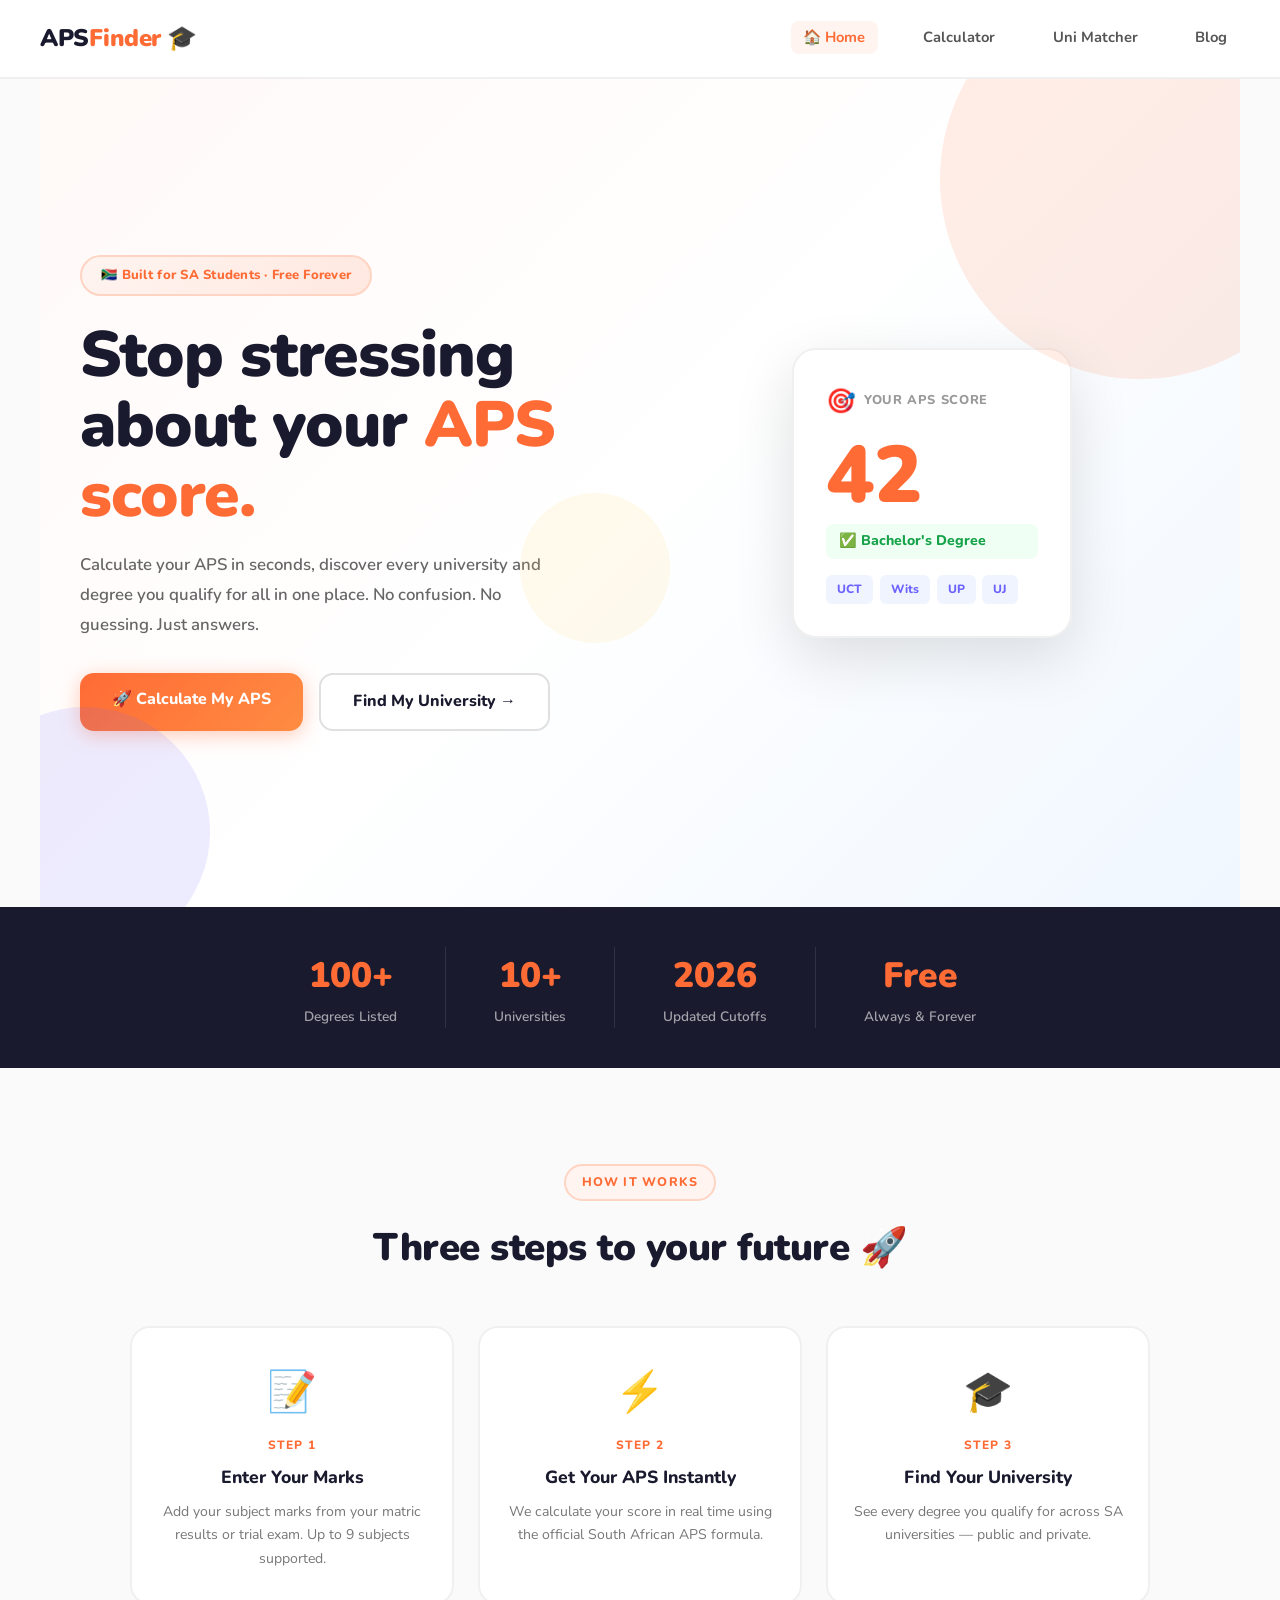
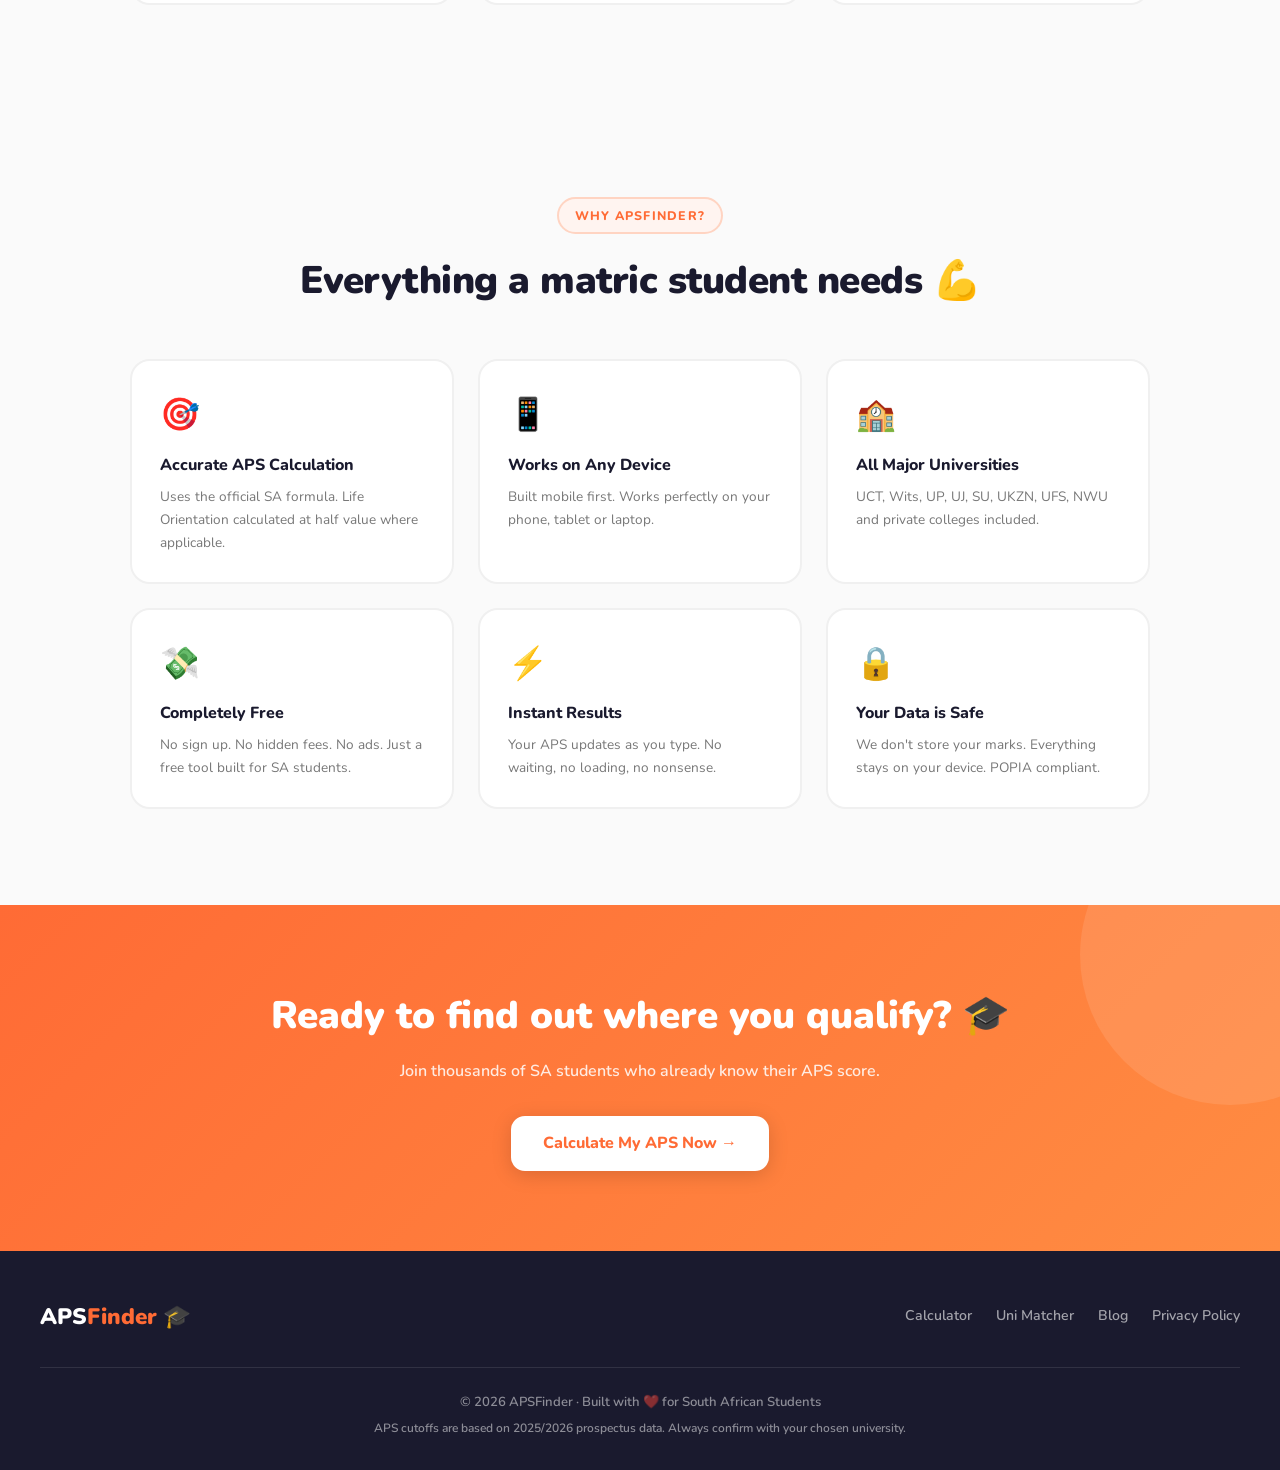
<file: index.html>
<!DOCTYPE html>
<html lang="en">
<head>
  <meta charset="UTF-8" />
  <meta name="viewport" content="width=device-width, initial-scale=1.0"/>
  <meta name="description" content="Calculate your APS score and find universities in South Africa that match your results."/>
  <meta name="google-site-verification" content="UjbfYIfhMm_OL0si_l6vn4OMW6CvPbf7aIevfxui6JY" />
  <link rel="icon" href="favicon.svg"/>
  <title>APS Calculator South Africa 2026 | APSFinder</title>
  <link rel="stylesheet" href="css/style.css"/>
  <link href="https://fonts.googleapis.com/css2?family=Nunito:wght@400;600;700;800;900&display=swap" rel="stylesheet"/>
  
</head>
<body>

  <!-- NAVBAR -->
  <nav class="navbar">
  <a href="index.html" class="logo">APS<span>Finder</span> 🎓</a>
  <ul class="nav-links">
    <li><a href="index.html" class="nav-active">🏠 Home</a></li>
    <li><a href="calculator.html">Calculator</a></li>
    <li><a href="matcher.html">Uni Matcher</a></li>
    <li><a href="#">Blog</a></li>
  </ul>
</nav>

  <!-- HERO -->
  <section class="hero">
    <div class="hero-shapes">
      <div class="shape shape-1"></div>
      <div class="shape shape-2"></div>
      <div class="shape shape-3"></div>
    </div>
    <div class="hero-content">
      <div class="hero-badge">🇿🇦 Built for SA Students · Free Forever</div>
      <h1>Stop stressing<br/>about your <span class="highlight">APS score.</span></h1>
      <p class="hero-sub">
        Calculate your APS in seconds, discover every university and degree 
        you qualify for  all in one place. No confusion. No guessing. Just answers.
      </p>
      <div class="hero-buttons">
        <a href="calculator.html" class="btn-main">🚀 Calculate My APS</a>
        <a href="matcher.html" class="btn-ghost">Find My University →</a>
      </div>
    </div>
    <div class="hero-card-float">
      <div class="float-card">
        <div class="float-card-top">
          <span class="float-emoji">🎯</span>
          <span class="float-label">Your APS Score</span>
        </div>
        <div class="float-score">42</div>
        <div class="float-result">✅ Bachelor's Degree</div>
        <div class="float-unis">
          <span>UCT</span><span>Wits</span><span>UP</span><span>UJ</span>
        </div>
      </div>
    </div>
  </section>

  <!-- STATS -->
  <section class="stats-bar">
    <div class="stat-item">
      <h3>100+</h3>
      <p>Degrees Listed</p>
    </div>
    <div class="stat-item">
      <h3>10+</h3>
      <p>Universities</p>
    </div>
    <div class="stat-item">
      <h3>2026</h3>
      <p>Updated Cutoffs</p>
    </div>
    <div class="stat-item">
      <h3>Free</h3>
      <p>Always & Forever</p>
    </div>
  </section>

  <!-- HOW IT WORKS -->
  <section class="how-section">
    <div class="section-tag">How It Works</div>
    <h2>Three steps to your future 🚀</h2>
    <div class="steps-grid">
      <div class="step-card">
        <div class="step-icon">📝</div>
        <div class="step-num">Step 1</div>
        <h3>Enter Your Marks</h3>
        <p>Add your subject marks from your matric results or trial exam. Up to 9 subjects supported.</p>
      </div>
      <div class="step-card">
        <div class="step-icon">⚡</div>
        <div class="step-num">Step 2</div>
        <h3>Get Your APS Instantly</h3>
        <p>We calculate your score in real time using the official South African APS formula.</p>
      </div>
      <div class="step-card">
        <div class="step-icon">🎓</div>
        <div class="step-num">Step 3</div>
        <h3>Find Your University</h3>
        <p>See every degree you qualify for across SA universities — public and private.</p>
      </div>
    </div>
  </section>

  <!-- WHY US -->
  <section class="why-section">
    <div class="section-tag">Why APSFinder?</div>
    <h2>Everything a matric student needs 💪</h2>
    <div class="why-grid">
      <div class="why-card">
        <span>🎯</span>
        <h3>Accurate APS Calculation</h3>
        <p>Uses the official SA formula. Life Orientation calculated at half value where applicable.</p>
      </div>
      <div class="why-card">
        <span>📱</span>
        <h3>Works on Any Device</h3>
        <p>Built mobile first. Works perfectly on your phone, tablet or laptop.</p>
      </div>
      <div class="why-card">
        <span>🏫</span>
        <h3>All Major Universities</h3>
        <p>UCT, Wits, UP, UJ, SU, UKZN, UFS, NWU and private colleges included.</p>
      </div>
      <div class="why-card">
        <span>💸</span>
        <h3>Completely Free</h3>
        <p>No sign up. No hidden fees. No ads. Just a free tool built for SA students.</p>
      </div>
      <div class="why-card">
        <span>⚡</span>
        <h3>Instant Results</h3>
        <p>Your APS updates as you type. No waiting, no loading, no nonsense.</p>
      </div>
      <div class="why-card">
        <span>🔒</span>
        <h3>Your Data is Safe</h3>
        <p>We don't store your marks. Everything stays on your device. POPIA compliant.</p>
      </div>
    </div>
  </section>

  <!-- CTA BANNER -->
  <section class="cta-banner">
    <div class="cta-content">
      <h2>Ready to find out where you qualify? 🎓</h2>
      <p>Join thousands of SA students who already know their APS score.</p>
      <a href="calculator.html" class="btn-main">Calculate My APS Now →</a>
    </div>
  </section>

  <!-- FOOTER -->
  <footer>
    <div class="footer-top">
      <div class="footer-logo">APS<span>Finder</span> 🎓</div>
      <div class="footer-links">
        <a href="calculator.html">Calculator</a>
        <a href="matcher.html">Uni Matcher</a>
        <a href="#">Blog</a>
        <a href="#">Privacy Policy</a>
      </div>
    </div>
    <div class="footer-bottom">
      <p>© 2026 APSFinder · Built with ❤️ for South African Students</p>
      <p class="footer-disclaimer">APS cutoffs are based on 2025/2026 prospectus data. Always confirm with your chosen university.</p>
    </div>
  </footer>

</body>
</html>
</file>
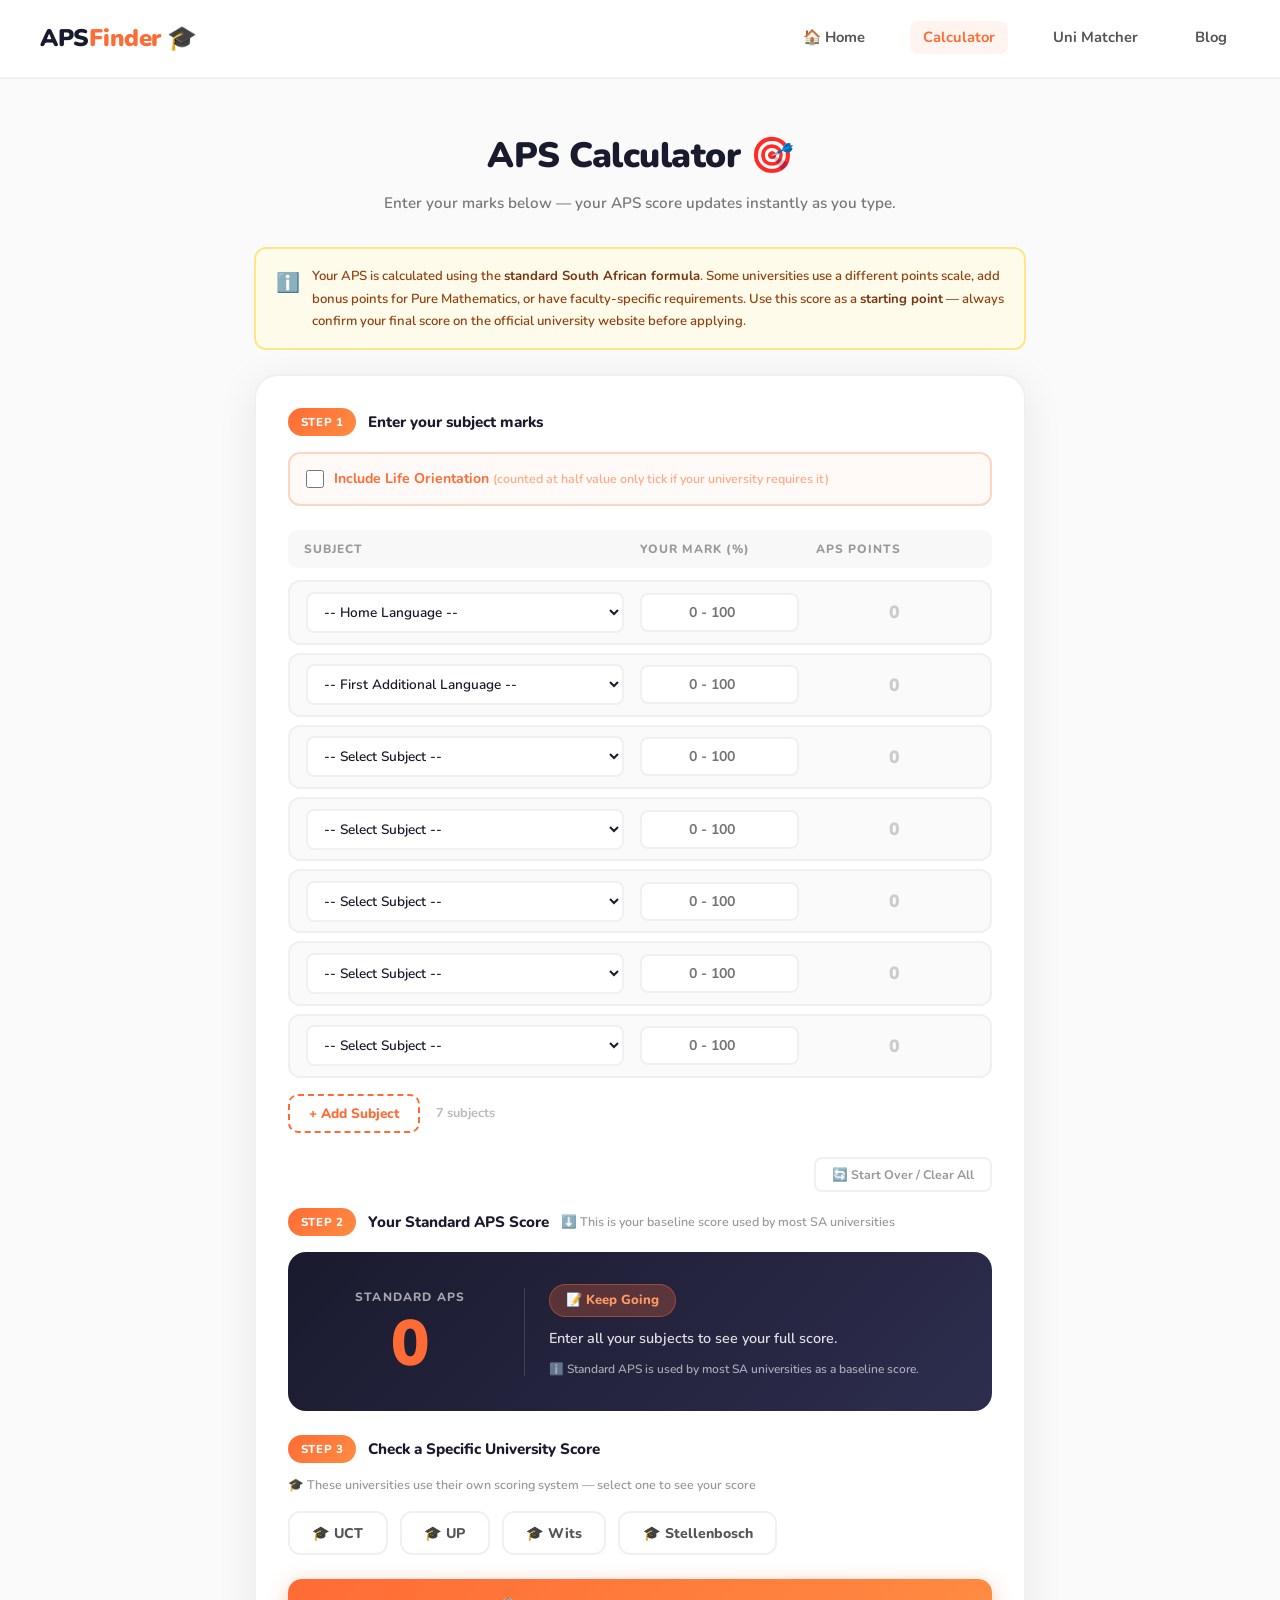
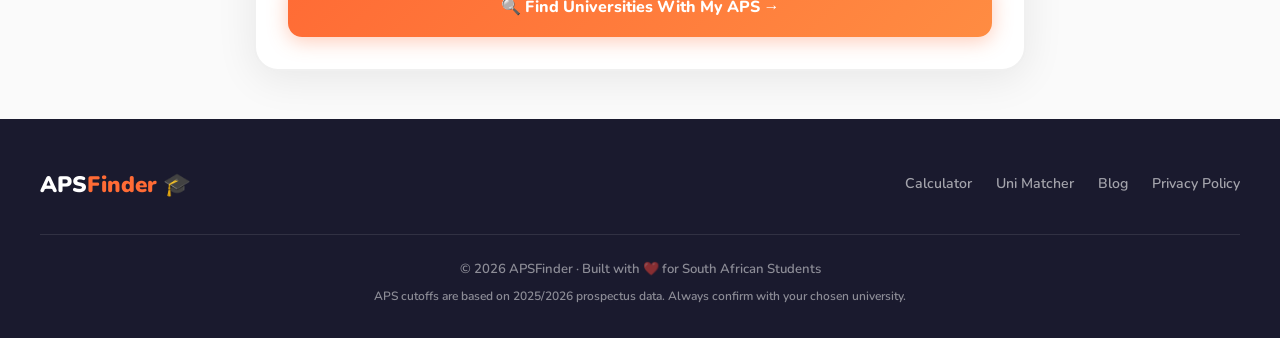
<file: calculator.html>
<!DOCTYPE html>
<html lang="en">
<head>
  <meta charset="UTF-8" />
  <meta name="viewport" content="width=device-width, initial-scale=1.0"/>
  <meta name="description" content="Calculate your APS score for South African universities. Free and instant."/>
  <link rel="icon" href="favicon.svg"/>
  <title>APS Calculator 2026 | APSFinder</title>
  <link rel="stylesheet" href="css/style.css"/>
  <link href="https://fonts.googleapis.com/css2?family=Nunito:wght@400;600;700;800;900&display=swap" rel="stylesheet"/>
</head>
<body>

  <!-- NAVBAR -->
 <nav class="navbar">
  <a href="index.html" class="logo">APS<span>Finder</span> 🎓</a>
  <ul class="nav-links">
    <li><a href="index.html">🏠 Home</a></li>
    <li><a href="calculator.html" class="nav-active">Calculator</a></li>
    <li><a href="matcher.html">Uni Matcher</a></li>
    <li><a href="#">Blog</a></li>
  </ul>
</nav>
  <section class="calc-section">

    <div class="calc-header">
      <h1>APS Calculator 🎯</h1>
      <p>Enter your marks below — your APS score updates instantly as you type.</p>
    </div>
    <!-- DISCLAIMER -->
<div class="calc-disclaimer">
  <span class="disclaimer-icon">ℹ️</span>
  <p>
    Your APS is calculated using the <strong>standard South African formula</strong>. 
    Some universities use a different points scale, add bonus points for Pure Mathematics, 
    or have faculty-specific requirements. Use this score as a <strong>starting point</strong> — 
    always confirm your final score on the official university website before applying.
  </p>
</div>

    <div class="calc-card">

      <!-- STEP 1 LABEL -->
      <div class="calc-step-label">
        <span class="step-badge">Step 1</span>
        Enter your subject marks
      </div>

      <!-- LO CHECKBOX -->
      <div class="lo-notice">
        <input type="checkbox" id="includeLO" />
        <label for="includeLO">
          Include Life Orientation
          <span class="lo-hint">(counted at half value only tick if your university requires it)</span>
        </label>
      </div>

      <!-- TABLE HEADERS -->
      <div class="subjects-header">
        <span>Subject</span>
        <span>Your Mark (%)</span>
        <span>APS Points</span>
      </div>

      <!-- SUBJECT ROWS -->
      <div id="subject-list">

        <!-- ROW 1: HOME LANGUAGE -->
        <div class="subject-row" data-required="true">
          <select class="subject-select">
            <option value="">-- Home Language --</option>
            <option value="af-home">Afrikaans Home Language</option>
            <option value="en-home">English Home Language</option>
            <option value="zu-home">IsiZulu Home Language</option>
            <option value="xh-home">IsiXhosa Home Language</option>
            <option value="st-home">Sesotho Home Language</option>
            <option value="tn-home">Setswana Home Language</option>
            <option value="ss-home">SiSwati Home Language</option>
            <option value="ve-home">Tshivenda Home Language</option>
            <option value="ts-home">Xitsonga Home Language</option>
            <option value="nso-home">Sepedi Home Language</option>
            <option value="nd-home">IsiNdebele Home Language</option>
            <option value="so-home">Sesotho sa Leboa Home Language</option>
          </select>
          <input type="number" class="mark-input" placeholder="0 - 100" min="0" max="100"/>
          <span class="aps-points">0</span>
        </div>

        <!-- ROW 2: FIRST ADDITIONAL LANGUAGE -->
        <div class="subject-row" data-required="true">
          <select class="subject-select">
            <option value="">-- First Additional Language --</option>
            <option value="af-fal">Afrikaans First Additional Language</option>
            <option value="en-fal">English First Additional Language</option>
            <option value="zu-fal">IsiZulu First Additional Language</option>
            <option value="xh-fal">IsiXhosa First Additional Language</option>
            <option value="st-fal">Sesotho First Additional Language</option>
            <option value="tn-fal">Setswana First Additional Language</option>
            <option value="ss-fal">SiSwati First Additional Language</option>
            <option value="ve-fal">Tshivenda First Additional Language</option>
            <option value="ts-fal">Xitsonga First Additional Language</option>
            <option value="nso-fal">Sepedi First Additional Language</option>
            <option value="nd-fal">IsiNdebele First Additional Language</option>
            <option value="so-fal">Sesotho sa Leboa First Additional Language</option>
            <option value="fr-fal">French First Additional Language</option>
            <option value="de-fal">German First Additional Language</option>
            <option value="pt-fal">Portuguese First Additional Language</option>
            <option value="ar-fal">Arabic First Additional Language</option>
            <option value="hi-fal">Hindi First Additional Language</option>
            <option value="ur-fal">Urdu First Additional Language</option>
            <option value="gu-fal">Gujarati First Additional Language</option>
            <option value="ta-fal">Tamil First Additional Language</option>
            <option value="te-fal">Telugu First Additional Language</option>
          </select>
          <input type="number" class="mark-input" placeholder="0 - 100" min="0" max="100"/>
          <span class="aps-points">0</span>
        </div>

        <!-- ROWS 3-7: ELECTIVE SUBJECTS -->
        <div class="subject-row">
          <select class="subject-select elective-select">
            <option value="">-- Select Subject --</option>
            <optgroup label="Mathematics">
              <option value="mathematics">Mathematics</option>
              <option value="maths-literacy">Mathematical Literacy</option>
              <option value="technical-mathematics">Technical Mathematics</option>
            </optgroup>
            <optgroup label="Sciences">
              <option value="physical-sciences">Physical Sciences</option>
              <option value="life-sciences">Life Sciences</option>
              <option value="agricultural-sciences">Agricultural Sciences</option>
              <option value="technical-sciences">Technical Sciences</option>
            </optgroup>
            <optgroup label="Commerce">
              <option value="accounting">Accounting</option>
              <option value="business-studies">Business Studies</option>
              <option value="economics">Economics</option>
            </optgroup>
            <optgroup label="Humanities">
              <option value="geography">Geography</option>
              <option value="history">History</option>
              <option value="religion-studies">Religion Studies</option>
              <option value="philosophy">Philosophy</option>
            </optgroup>
            <optgroup label="Technology">
              <option value="computer-applications">Computer Applications Technology</option>
              <option value="information-technology">Information Technology</option>
              <option value="engineering-graphics">Engineering Graphics & Design</option>
              <option value="civil-technology">Civil Technology</option>
              <option value="electrical-technology">Electrical Technology</option>
              <option value="mechanical-technology">Mechanical Technology</option>
            </optgroup>
            <optgroup label="Arts & Culture">
              <option value="visual-arts">Visual Arts</option>
              <option value="dramatic-arts">Dramatic Arts</option>
              <option value="music">Music</option>
              <option value="dance-studies">Dance Studies</option>
              <option value="design">Design</option>
            </optgroup>
            <optgroup label="Hospitality & Tourism">
              <option value="tourism">Tourism</option>
              <option value="hospitality-studies">Hospitality Studies</option>
              <option value="consumer-studies">Consumer Studies</option>
            </optgroup>
            <optgroup label="Agricultural">
              <option value="agricultural-management">Agricultural Management Practices</option>
              <option value="agricultural-technology">Agricultural Technology</option>
            </optgroup>
            <optgroup label="Other">
              <option value="life-orientation">Life Orientation</option>
              <option value="sport-exercise">Sport & Exercise Science</option>
              <option value="marine-sciences">Marine Sciences</option>
            </optgroup>
          </select>
          <input type="number" class="mark-input" placeholder="0 - 100" min="0" max="100"/>
          <span class="aps-points">0</span>
        </div>

        <div class="subject-row">
          <select class="subject-select elective-select">
            <option value="">-- Select Subject --</option>
            <optgroup label="Mathematics">
              <option value="mathematics">Mathematics</option>
              <option value="maths-literacy">Mathematical Literacy</option>
              <option value="technical-mathematics">Technical Mathematics</option>
            </optgroup>
            <optgroup label="Sciences">
              <option value="physical-sciences">Physical Sciences</option>
              <option value="life-sciences">Life Sciences</option>
              <option value="agricultural-sciences">Agricultural Sciences</option>
              <option value="technical-sciences">Technical Sciences</option>
            </optgroup>
            <optgroup label="Commerce">
              <option value="accounting">Accounting</option>
              <option value="business-studies">Business Studies</option>
              <option value="economics">Economics</option>
            </optgroup>
            <optgroup label="Humanities">
              <option value="geography">Geography</option>
              <option value="history">History</option>
              <option value="religion-studies">Religion Studies</option>
              <option value="philosophy">Philosophy</option>
            </optgroup>
            <optgroup label="Technology">
              <option value="computer-applications">Computer Applications Technology</option>
              <option value="information-technology">Information Technology</option>
              <option value="engineering-graphics">Engineering Graphics & Design</option>
              <option value="civil-technology">Civil Technology</option>
              <option value="electrical-technology">Electrical Technology</option>
              <option value="mechanical-technology">Mechanical Technology</option>
            </optgroup>
            <optgroup label="Arts & Culture">
              <option value="visual-arts">Visual Arts</option>
              <option value="dramatic-arts">Dramatic Arts</option>
              <option value="music">Music</option>
              <option value="dance-studies">Dance Studies</option>
              <option value="design">Design</option>
            </optgroup>
            <optgroup label="Hospitality & Tourism">
              <option value="tourism">Tourism</option>
              <option value="hospitality-studies">Hospitality Studies</option>
              <option value="consumer-studies">Consumer Studies</option>
            </optgroup>
            <optgroup label="Agricultural">
              <option value="agricultural-management">Agricultural Management Practices</option>
              <option value="agricultural-technology">Agricultural Technology</option>
            </optgroup>
            <optgroup label="Other">
              <option value="life-orientation">Life Orientation</option>
              <option value="sport-exercise">Sport & Exercise Science</option>
              <option value="marine-sciences">Marine Sciences</option>
            </optgroup>
          </select>
          <input type="number" class="mark-input" placeholder="0 - 100" min="0" max="100"/>
          <span class="aps-points">0</span>
        </div>

        <div class="subject-row">
          <select class="subject-select elective-select">
            <option value="">-- Select Subject --</option>
            <optgroup label="Mathematics">
              <option value="mathematics">Mathematics</option>
              <option value="maths-literacy">Mathematical Literacy</option>
              <option value="technical-mathematics">Technical Mathematics</option>
            </optgroup>
            <optgroup label="Sciences">
              <option value="physical-sciences">Physical Sciences</option>
              <option value="life-sciences">Life Sciences</option>
              <option value="agricultural-sciences">Agricultural Sciences</option>
              <option value="technical-sciences">Technical Sciences</option>
            </optgroup>
            <optgroup label="Commerce">
              <option value="accounting">Accounting</option>
              <option value="business-studies">Business Studies</option>
              <option value="economics">Economics</option>
            </optgroup>
            <optgroup label="Humanities">
              <option value="geography">Geography</option>
              <option value="history">History</option>
              <option value="religion-studies">Religion Studies</option>
              <option value="philosophy">Philosophy</option>
            </optgroup>
            <optgroup label="Technology">
              <option value="computer-applications">Computer Applications Technology</option>
              <option value="information-technology">Information Technology</option>
              <option value="engineering-graphics">Engineering Graphics & Design</option>
              <option value="civil-technology">Civil Technology</option>
              <option value="electrical-technology">Electrical Technology</option>
              <option value="mechanical-technology">Mechanical Technology</option>
            </optgroup>
            <optgroup label="Arts & Culture">
              <option value="visual-arts">Visual Arts</option>
              <option value="dramatic-arts">Dramatic Arts</option>
              <option value="music">Music</option>
              <option value="dance-studies">Dance Studies</option>
              <option value="design">Design</option>
            </optgroup>
            <optgroup label="Hospitality & Tourism">
              <option value="tourism">Tourism</option>
              <option value="hospitality-studies">Hospitality Studies</option>
              <option value="consumer-studies">Consumer Studies</option>
            </optgroup>
            <optgroup label="Agricultural">
              <option value="agricultural-management">Agricultural Management Practices</option>
              <option value="agricultural-technology">Agricultural Technology</option>
            </optgroup>
            <optgroup label="Other">
              <option value="life-orientation">Life Orientation</option>
              <option value="sport-exercise">Sport & Exercise Science</option>
              <option value="marine-sciences">Marine Sciences</option>
            </optgroup>
          </select>
          <input type="number" class="mark-input" placeholder="0 - 100" min="0" max="100"/>
          <span class="aps-points">0</span>
        </div>

        <div class="subject-row">
          <select class="subject-select elective-select">
            <option value="">-- Select Subject --</option>
            <optgroup label="Mathematics">
              <option value="mathematics">Mathematics</option>
              <option value="maths-literacy">Mathematical Literacy</option>
              <option value="technical-mathematics">Technical Mathematics</option>
            </optgroup>
            <optgroup label="Sciences">
              <option value="physical-sciences">Physical Sciences</option>
              <option value="life-sciences">Life Sciences</option>
              <option value="agricultural-sciences">Agricultural Sciences</option>
              <option value="technical-sciences">Technical Sciences</option>
            </optgroup>
            <optgroup label="Commerce">
              <option value="accounting">Accounting</option>
              <option value="business-studies">Business Studies</option>
              <option value="economics">Economics</option>
            </optgroup>
            <optgroup label="Humanities">
              <option value="geography">Geography</option>
              <option value="history">History</option>
              <option value="religion-studies">Religion Studies</option>
              <option value="philosophy">Philosophy</option>
            </optgroup>
            <optgroup label="Technology">
              <option value="computer-applications">Computer Applications Technology</option>
              <option value="information-technology">Information Technology</option>
              <option value="engineering-graphics">Engineering Graphics & Design</option>
              <option value="civil-technology">Civil Technology</option>
              <option value="electrical-technology">Electrical Technology</option>
              <option value="mechanical-technology">Mechanical Technology</option>
            </optgroup>
            <optgroup label="Arts & Culture">
              <option value="visual-arts">Visual Arts</option>
              <option value="dramatic-arts">Dramatic Arts</option>
              <option value="music">Music</option>
              <option value="dance-studies">Dance Studies</option>
              <option value="design">Design</option>
            </optgroup>
            <optgroup label="Hospitality & Tourism">
              <option value="tourism">Tourism</option>
              <option value="hospitality-studies">Hospitality Studies</option>
              <option value="consumer-studies">Consumer Studies</option>
            </optgroup>
            <optgroup label="Agricultural">
              <option value="agricultural-management">Agricultural Management Practices</option>
              <option value="agricultural-technology">Agricultural Technology</option>
            </optgroup>
            <optgroup label="Other">
              <option value="life-orientation">Life Orientation</option>
              <option value="sport-exercise">Sport & Exercise Science</option>
              <option value="marine-sciences">Marine Sciences</option>
            </optgroup>
          </select>
          <input type="number" class="mark-input" placeholder="0 - 100" min="0" max="100"/>
          <span class="aps-points">0</span>
        </div>

        <div class="subject-row">
          <select class="subject-select elective-select">
            <option value="">-- Select Subject --</option>
            <optgroup label="Mathematics">
              <option value="mathematics">Mathematics</option>
              <option value="maths-literacy">Mathematical Literacy</option>
              <option value="technical-mathematics">Technical Mathematics</option>
            </optgroup>
            <optgroup label="Sciences">
              <option value="physical-sciences">Physical Sciences</option>
              <option value="life-sciences">Life Sciences</option>
              <option value="agricultural-sciences">Agricultural Sciences</option>
              <option value="technical-sciences">Technical Sciences</option>
            </optgroup>
            <optgroup label="Commerce">
              <option value="accounting">Accounting</option>
              <option value="business-studies">Business Studies</option>
              <option value="economics">Economics</option>
            </optgroup>
            <optgroup label="Humanities">
              <option value="geography">Geography</option>
              <option value="history">History</option>
              <option value="religion-studies">Religion Studies</option>
              <option value="philosophy">Philosophy</option>
            </optgroup>
            <optgroup label="Technology">
              <option value="computer-applications">Computer Applications Technology</option>
              <option value="information-technology">Information Technology</option>
              <option value="engineering-graphics">Engineering Graphics & Design</option>
              <option value="civil-technology">Civil Technology</option>
              <option value="electrical-technology">Electrical Technology</option>
              <option value="mechanical-technology">Mechanical Technology</option>
            </optgroup>
            <optgroup label="Arts & Culture">
              <option value="visual-arts">Visual Arts</option>
              <option value="dramatic-arts">Dramatic Arts</option>
              <option value="music">Music</option>
              <option value="dance-studies">Dance Studies</option>
              <option value="design">Design</option>
            </optgroup>
            <optgroup label="Hospitality & Tourism">
              <option value="tourism">Tourism</option>
              <option value="hospitality-studies">Hospitality Studies</option>
              <option value="consumer-studies">Consumer Studies</option>
            </optgroup>
            <optgroup label="Agricultural">
              <option value="agricultural-management">Agricultural Management Practices</option>
              <option value="agricultural-technology">Agricultural Technology</option>
            </optgroup>
            <optgroup label="Other">
              <option value="life-orientation">Life Orientation</option>
              <option value="sport-exercise">Sport & Exercise Science</option>
              <option value="marine-sciences">Marine Sciences</option>
            </optgroup>
          </select>
          <input type="number" class="mark-input" placeholder="0 - 100" min="0" max="100"/>
          <span class="aps-points">0</span>
        </div>

      </div>

      <!-- ADD SUBJECT -->
      <div class="subject-controls">
        <button id="add-subject" class="btn-add">+ Add Subject</button>
        <span id="subject-count">7 subjects</span>
      </div>
      <!-- CLEAR BUTTON -->
      <div class="clear-row">
        <button class="btn-clear" onclick="clearCalculator()">
         🔄 Start Over / Clear All
        </button>
      </div>

      <!-- ===== STEP 2: STANDARD APS RESULT ===== -->
      <div class="calc-step-label">
        <span class="step-badge">Step 2</span>
        Your Standard APS Score
        <span class="step-note">⬇️ This is your baseline score used by most SA universities</span>
      </div>

      <div class="result-box" id="result-box">
        <div class="result-score">
          <p>Standard APS</p>
          <h2 id="aps-total">0</h2>
        </div>
        <div class="result-qualify" id="result-qualify">
          <p>Enter your marks above to see your qualification level.</p>
        </div>
      </div>

      <!-- ===== STEP 3: UNIVERSITY SPECIFIC SCORES ===== -->
      <div class="calc-step-label">
        <span class="step-badge">Step 3</span>
        Check a Specific University Score
        <span class="step-note">🎓 These universities use their own scoring system — select one to see your score</span>
      </div>

      <!-- UNI SELECTOR BUTTONS -->
      <div class="uni-selector">
        <button class="uni-btn" data-uni="uct" onclick="calculateUniScore('uct')">
          🎓 UCT
        </button>
        <button class="uni-btn" data-uni="up" onclick="calculateUniScore('up')">
          🎓 UP
        </button>
        <button class="uni-btn" data-uni="wits" onclick="calculateUniScore('wits')">
          🎓 Wits
        </button>
        <button class="uni-btn" data-uni="su" onclick="calculateUniScore('su')">
          🎓 Stellenbosch
        </button>
      </div>

      <!-- UNI SCORE RESULT (hidden until clicked) -->
      <div class="uni-result-box" id="uni-result-box" style="display:none;">
        <div class="uni-result-header" id="uni-result-header"></div>
        <div class="uni-result-body" id="uni-result-body"></div>
        <div class="uni-result-disclaimer" id="uni-result-disclaimer"></div>
      </div>

      <!-- CTA -->
      <div class="calc-cta" style="margin-top: 1.5rem;">
        <a href="matcher.html" class="btn-main">
          🔍 Find Universities With My APS →
        </a>
      </div>

    </div>
  </section>

  <footer>
    <div class="footer-top">
      <div class="footer-logo">APS<span>Finder</span> 🎓</div>
      <div class="footer-links">
        <a href="calculator.html">Calculator</a>
        <a href="matcher.html">Uni Matcher</a>
        <a href="#">Blog</a>
        <a href="#">Privacy Policy</a>
      </div>
    </div>
    <div class="footer-bottom">
      <p>© 2026 APSFinder · Built with ❤️ for South African Students</p>
      <p class="footer-disclaimer">APS cutoffs are based on 2025/2026 prospectus data. Always confirm with your chosen university.</p>
    </div>
  </footer>

  <script src="js/main.js"></script>
</body>
</html>
</file>
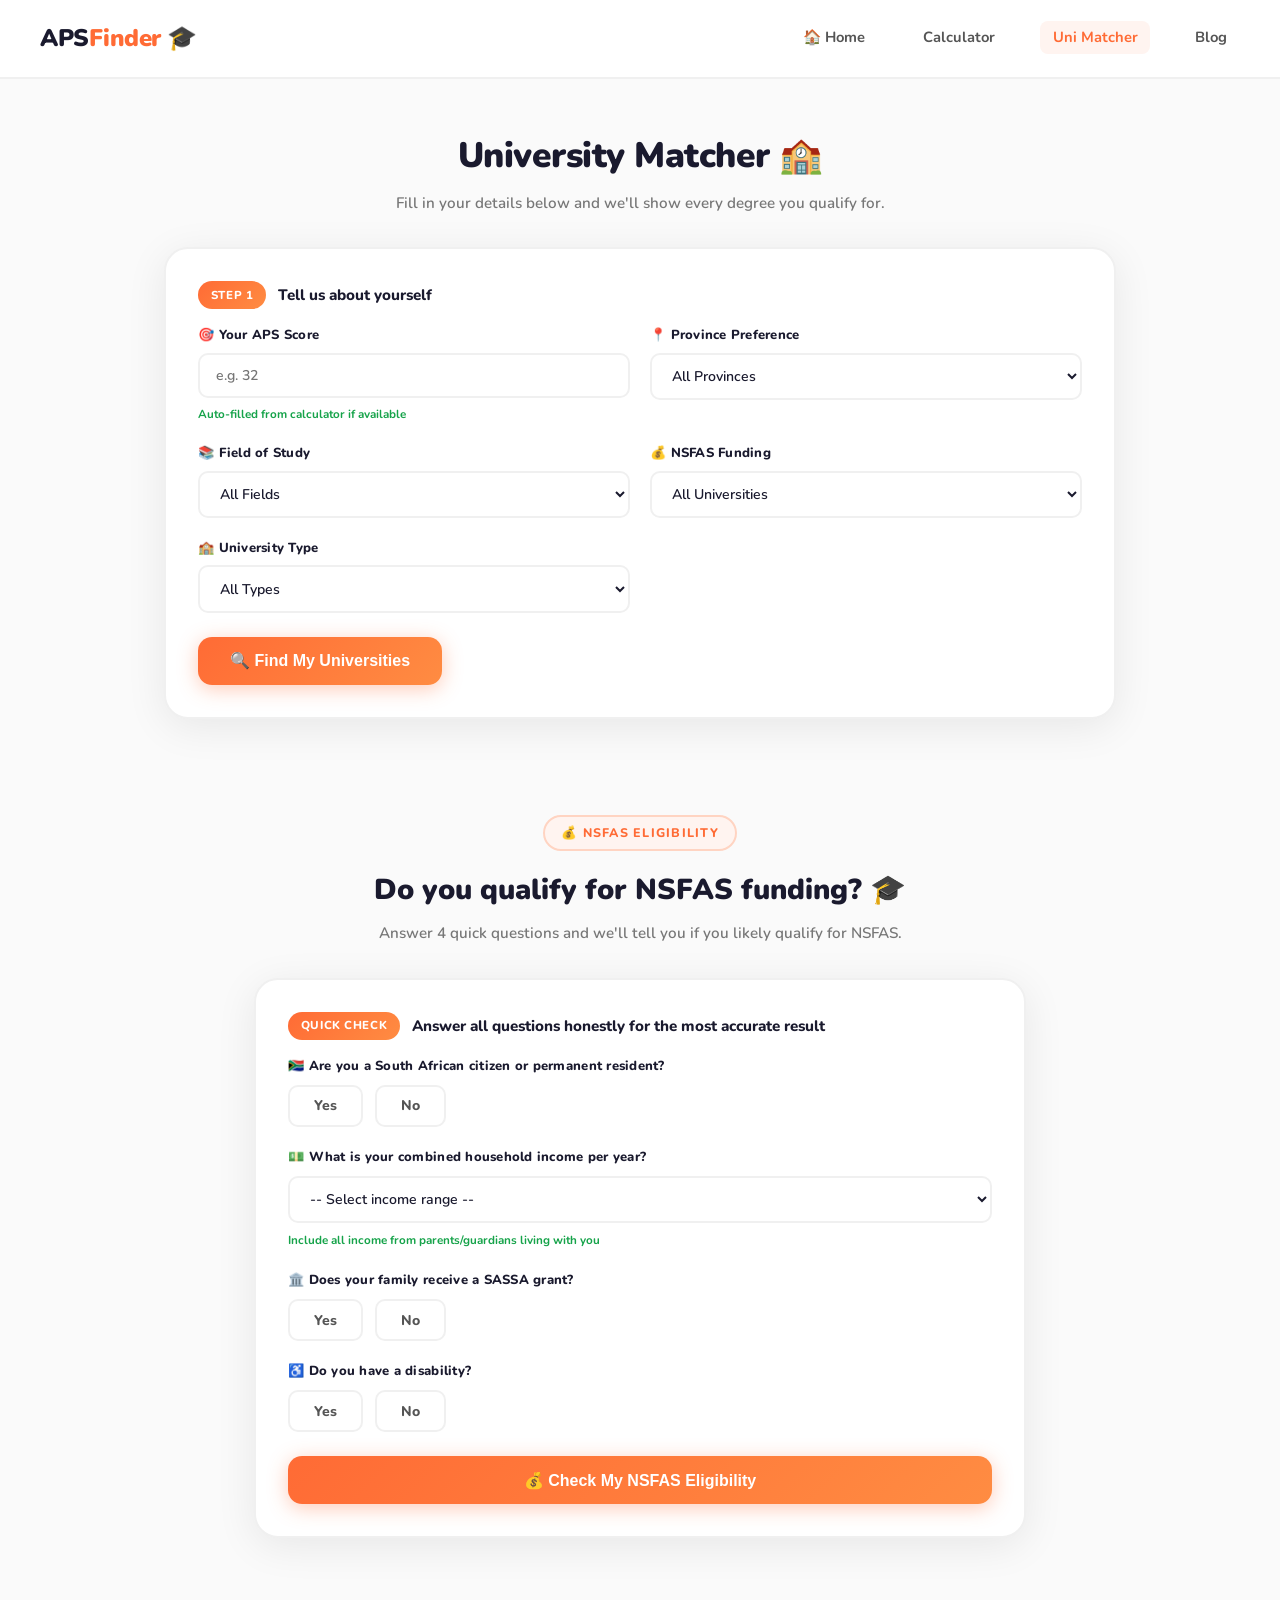
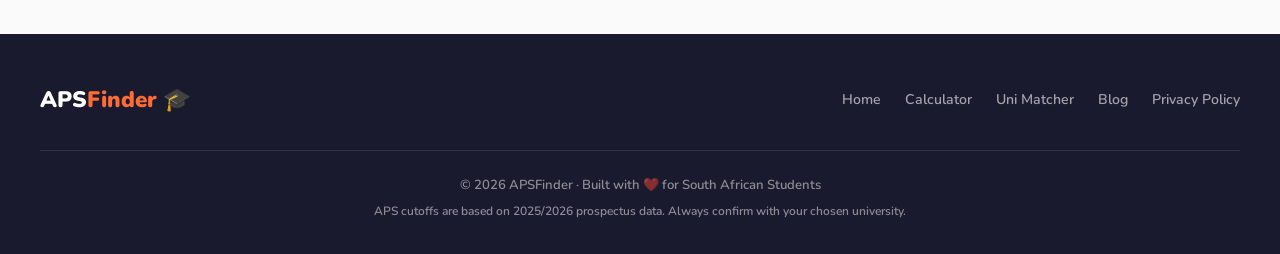
<file: matcher.html>
<!DOCTYPE html>
<html lang="en">
<head>
  <meta charset="UTF-8" />
  <meta name="viewport" content="width=device-width, initial-scale=1.0"/>
  <meta name="description" content="Find universities and degrees in South Africa that match your APS score. Filter by province, field and NSFAS."/>
  <link rel="icon" href="favicon.svg"/>
  <title>University Matcher 2026 | APSFinder</title>
  <link rel="stylesheet" href="css/style.css"/>
  <link href="https://fonts.googleapis.com/css2?family=Nunito:wght@400;600;700;800;900&display=swap" rel="stylesheet"/>
</head>
<body>

  <!-- NAVBAR -->
  <nav class="navbar">
    <a href="index.html" class="logo">APS<span>Finder</span> 🎓</a>
    <ul class="nav-links">
      <li><a href="index.html">🏠 Home</a></li>
      <li><a href="calculator.html">Calculator</a></li>
      <li><a href="matcher.html" class="nav-active">Uni Matcher</a></li>
      <li><a href="#">Blog</a></li>
    </ul>
  </nav>

  <section class="matcher-section">

    <div class="calc-header">
      <h1>University Matcher 🏫</h1>
      <p>Fill in your details below and we'll show every degree you qualify for.</p>
    </div>

    <div class="calc-card">

      <!-- FILTERS -->
      <div class="calc-step-label">
        <span class="step-badge">Step 1</span>
        Tell us about yourself
      </div>

      <div class="matcher-filters">

        <!-- APS SCORE -->
        <div class="filter-group">
          <label class="filter-label">🎯 Your APS Score</label>
          <input
            type="number"
            id="filter-aps"
            class="filter-input"
            placeholder="e.g. 32"
            min="0"
            max="49"
          />
          <span class="filter-hint">Auto-filled from calculator if available</span>
        </div>

        <!-- PROVINCE -->
        <div class="filter-group">
          <label class="filter-label">📍 Province Preference</label>
          <select id="filter-province" class="filter-input">
            <option value="all">All Provinces</option>
            <option value="gauteng">Gauteng</option>
            <option value="western-cape">Western Cape</option>
            <option value="kwazulu-natal">KwaZulu-Natal</option>
            <option value="eastern-cape">Eastern Cape</option>
            <option value="free-state">Free State</option>
            <option value="north-west">North West</option>
            <option value="limpopo">Limpopo</option>
            <option value="mpumalanga">Mpumalanga</option>
            <option value="northern-cape">Northern Cape</option>
          </select>
        </div>

        <!-- STUDY FIELD -->
        <div class="filter-group">
          <label class="filter-label">📚 Field of Study</label>
          <select id="filter-field" class="filter-input">
            <option value="all">All Fields</option>
            <option value="health">Health Sciences</option>
            <option value="engineering">Engineering & Technology</option>
            <option value="commerce">Commerce & Business</option>
            <option value="law">Law</option>
            <option value="education">Education & Teaching</option>
            <option value="humanities">Humanities & Social Sciences</option>
            <option value="science">Natural Sciences</option>
            <option value="arts">Arts & Design</option>
            <option value="agriculture">Agriculture</option>
            <option value="it">Information Technology</option>
          </select>
        </div>

        <!-- NSFAS -->
        <div class="filter-group">
          <label class="filter-label">💰 NSFAS Funding</label>
          <select id="filter-nsfas" class="filter-input">
            <option value="all">All Universities</option>
            <option value="yes">NSFAS Accredited Only</option>
          </select>
        </div>

        <!-- UNI TYPE -->
        <div class="filter-group">
          <label class="filter-label">🏫 University Type</label>
          <select id="filter-type" class="filter-input">
            <option value="all">All Types</option>
            <option value="public">Public Universities</option>
            <option value="private">Private Colleges</option>
          </select>
        </div>

      </div>

      <!-- SEARCH BUTTON -->
      <button class="btn-main" id="find-btn" onclick="findDegrees()">
        🔍 Find My Universities
      </button>

    </div>

    <!-- RESULTS SECTION -->
    <div id="results-section" style="display:none; margin-top: 2rem;">

      <div class="results-header">
        <div>
          <h2 id="results-title">Results</h2>
          <p id="results-subtitle" class="results-sub"></p>
        </div>
        <div class="results-count-badge" id="results-count"></div>
      </div>
      <!-- RESULTS DISCLAIMER -->
    <div class="results-disclaimer">
        <div class="results-disclaimer-icon">⚠️</div>
        <div class="results-disclaimer-text">
          <strong>Meeting the minimum APS does not guarantee admission.</strong>
              Universities like UP, UCT and Wits receive thousands of applications and 
              shortlist candidates based on their actual marks not just the minimum APS. 
              A higher APS significantly improves your chances. Always apply early, 
              check subject-specific requirements, and have a backup option.
    </div>
    </div>

      <!-- SPONSORED SLOT — for future ad/sponsorship -->
      <div class="sponsored-slot" id="sponsored-slot" style="display:none;">
        <div class="sponsored-badge">⭐ Featured</div>
        <div class="sponsored-content" id="sponsored-content"></div>
      </div>

      <!-- RESULTS TABLE -->
      <div class="results-table-wrap">
        <table class="results-table" id="results-table">
          <thead>
            <tr>
              <th>University</th>
              <th>Degree</th>
              <th>Field</th>
              <th>Min APS</th>
              <th>Duration</th>
              <th>NSFAS</th>
              <th>Action</th>
            </tr>
          </thead>
          <tbody id="results-body">
          </tbody>
        </table>
      </div>

      <!-- NO RESULTS -->
      <div id="no-results" style="display:none;" class="no-results-box">
        <div class="no-results-emoji">😔</div>
        <h3>No matches found</h3>
        <p>Try lowering your APS filter or selecting "All Provinces" and "All Fields".</p>
        <a href="calculator.html" class="btn-main" style="margin-top:1rem; display:inline-block;">
          Recalculate My APS →
        </a>
      </div>

    </div>

  </section>
  <!-- NSFAS CHECKER SECTION -->
<section class="nsfas-section">

  <div class="nsfas-header">
    <div class="section-tag">💰 NSFAS Eligibility</div>
    <h2>Do you qualify for NSFAS funding? 🎓</h2>
    <p>Answer 4 quick questions and we'll tell you if you likely qualify for NSFAS.</p>
  </div>

  <div class="calc-card">

    <!-- STEP LABEL -->
    <div class="calc-step-label">
      <span class="step-badge">Quick Check</span>
      Answer all questions honestly for the most accurate result
    </div>

    <!-- QUESTIONS -->
    <div class="nsfas-questions">

      <!-- CITIZENSHIP -->
      <div class="nsfas-question">
        <label class="filter-label">🇿🇦 Are you a South African citizen or permanent resident?</label>
        <div class="nsfas-options">
          <button class="nsfas-opt-btn" data-question="citizen" data-value="yes" onclick="selectNsfasOption(this)">
            Yes
          </button>
          <button class="nsfas-opt-btn" data-question="citizen" data-value="no" onclick="selectNsfasOption(this)">
            No
          </button>
        </div>
      </div>

      <!-- HOUSEHOLD INCOME -->
      <div class="nsfas-question">
        <label class="filter-label">💵 What is your combined household income per year?</label>
        <select id="nsfas-income" class="filter-input">
          <option value="">-- Select income range --</option>
          <option value="under-120k">Under R120,000/year (Under R10,000/month)</option>
          <option value="120k-250k">R120,000 - R250,000/year</option>
          <option value="250k-350k">R250,000 - R350,000/year</option>
          <option value="350k-600k">R350,000 - R600,000/year</option>
          <option value="over-600k">Over R600,000/year</option>
        </select>
        <span class="filter-hint">Include all income from parents/guardians living with you</span>
      </div>

      <!-- SASSA -->
      <div class="nsfas-question">
        <label class="filter-label">🏛️ Does your family receive a SASSA grant?</label>
        <div class="nsfas-options">
          <button class="nsfas-opt-btn" data-question="sassa" data-value="yes" onclick="selectNsfasOption(this)">
            Yes
          </button>
          <button class="nsfas-opt-btn" data-question="sassa" data-value="no" onclick="selectNsfasOption(this)">
            No
          </button>
        </div>
      </div>

      <!-- DISABILITY -->
      <div class="nsfas-question">
        <label class="filter-label">♿ Do you have a disability?</label>
        <div class="nsfas-options">
          <button class="nsfas-opt-btn" data-question="disability" data-value="yes" onclick="selectNsfasOption(this)">
            Yes
          </button>
          <button class="nsfas-opt-btn" data-question="disability" data-value="no" onclick="selectNsfasOption(this)">
            No
          </button>
        </div>
      </div>

    </div>

    <!-- CHECK BUTTON -->
    <button class="btn-main" onclick="checkNSFAS()" style="width:100%; margin-top:1rem;">
      💰 Check My NSFAS Eligibility
    </button>

    <!-- RESULT BOX -->
    <div id="nsfas-result" style="display:none; margin-top:1.5rem;">

      <div class="nsfas-result-box" id="nsfas-result-box">
        <div class="nsfas-result-icon" id="nsfas-result-icon"></div>
        <div class="nsfas-result-content">
          <h3 id="nsfas-result-title"></h3>
          <p id="nsfas-result-message"></p>
          <ul id="nsfas-result-steps"></ul>
        </div>
      </div>

      <!-- EMAIL CAPTURE -->
      <div class="email-capture-box">
        <div class="email-capture-icon">🔔</div>
        <div class="email-capture-content">
          <h3>Get Bursary Deadline Alerts</h3>
          <p>We'll notify you when bursaries and NSFAS applications open — completely free.</p>
          <div class="email-capture-form">
            <input
              type="email"
              id="email-input"
              placeholder="Enter your email address"
              class="email-input"
            />
            <button class="btn-main" onclick="subscribeEmail()" style="white-space:nowrap;">
              Notify Me 🔔
            </button>
          </div>
          <p class="email-disclaimer">No spam. Unsubscribe anytime. POPIA compliant.</p>
        </div>
      </div>

      <!-- NSFAS LINK -->
      <div class="nsfas-official-link">
        <p>Always apply directly on the official NSFAS website:</p>
        <a href="https://www.nsfas.org.za/content/apply.html" target="_blank" class="btn-main" style="display:inline-block; margin-top:0.75rem;">
          Apply on NSFAS.org.za →
        </a>
      </div>

    </div>

  </div>
</section>

  <footer>
    <div class="footer-top">
      <div class="footer-logo">APS<span>Finder</span> 🎓</div>
      <div class="footer-links">
        <a href="index.html">Home</a>
        <a href="calculator.html">Calculator</a>
        <a href="matcher.html">Uni Matcher</a>
        <a href="#">Blog</a>
        <a href="#">Privacy Policy</a>
      </div>
    </div>
    <div class="footer-bottom">
      <p>© 2026 APSFinder · Built with ❤️ for South African Students</p>
      <p class="footer-disclaimer">APS cutoffs are based on 2025/2026 prospectus data. Always confirm with your chosen university.</p>
    </div>
  </footer>

  <script src="js/matcher.js"></script>
</body>
</html>
</file>
<file: css/style.css>
/* ===== RESET & BASE ===== */
* {
  margin: 0;
  padding: 0;
  box-sizing: border-box;
}

body {
  font-family: 'Nunito', sans-serif;
  background-color: #fafafa;
  color: #1a1a2e;
  line-height: 1.6;
  overflow-x: hidden;
}

a { text-decoration: none; color: inherit; }

/* ===== NAVBAR ===== */
.navbar {
  display: flex;
  justify-content: space-between;
  align-items: center;
  padding: 1.2rem 2.5rem;
  background: rgba(255,255,255,0.95);
  backdrop-filter: blur(10px);
  border-bottom: 2px solid #f0f0f0;
  position: sticky;
  top: 0;
  z-index: 100;
}

.logo {
  font-size: 1.5rem;
  font-weight: 900;
  color: #1a1a2e;
  letter-spacing: -0.5px;
}

.logo span { color: #ff6b35; }

.nav-links {
  list-style: none;
  display: flex;
  gap: 2rem;
}

.nav-links a {
  font-size: 0.92rem;
  font-weight: 700;
  color: #555;
  transition: color 0.2s;
  padding: 0.4rem 0.8rem;
  border-radius: 8px;
}

.nav-links a:hover {
  color: #ff6b35;
  background: #fff4f0;
}

/* ===== HERO ===== */
.hero {
  min-height: 92vh;
  display: grid;
  grid-template-columns: 1fr 1fr;
  align-items: center;
  gap: 3rem;
  padding: 5rem 2.5rem;
  background: linear-gradient(135deg, #fff9f7 0%, #ffffff 50%, #f0f7ff 100%);
  position: relative;
  overflow: hidden;
  max-width: 1200px;
  margin: 0 auto;
}

/* Floating shapes background */
.hero-shapes { position: absolute; width: 100%; height: 100%; top: 0; left: 0; pointer-events: none; }

.shape {
  position: absolute;
  border-radius: 50%;
  opacity: 0.12;
}

.shape-1 {
  width: 400px; height: 400px;
  background: #ff6b35;
  top: -100px; right: -100px;
}

.shape-2 {
  width: 250px; height: 250px;
  background: #6c63ff;
  bottom: -50px; left: -80px;
}

.shape-3 {
  width: 150px; height: 150px;
  background: #ffd166;
  top: 50%; left: 40%;
}

.hero-badge {
  display: inline-block;
  background: linear-gradient(135deg, #fff4f0, #ffe8e0);
  color: #ff6b35;
  font-size: 0.82rem;
  font-weight: 800;
  padding: 0.5rem 1.2rem;
  border-radius: 999px;
  border: 2px solid #ffd4c2;
  margin-bottom: 1.5rem;
  letter-spacing: 0.02em;
}

.hero h1 {
  font-size: clamp(2.5rem, 5vw, 4rem);
  font-weight: 900;
  line-height: 1.1;
  letter-spacing: -1px;
  margin-bottom: 1.2rem;
  color: #1a1a2e;
}

.highlight {
  color: #ff6b35;
  position: relative;
}

.hero-sub {
  font-size: 1.05rem;
  color: #666;
  max-width: 480px;
  line-height: 1.8;
  margin-bottom: 2rem;
  font-weight: 600;
}

.hero-buttons {
  display: flex;
  gap: 1rem;
  flex-wrap: wrap;
}

.btn-main {
  display: inline-block;
  background: linear-gradient(135deg, #ff6b35, #ff8c42);
  color: white;
  padding: 0.9rem 2rem;
  border-radius: 14px;
  font-size: 1rem;
  font-weight: 800;
  transition: all 0.2s;
  box-shadow: 0 4px 20px rgba(255, 107, 53, 0.35);
  border: none;
  cursor: pointer;
}

.btn-main:hover {
  transform: translateY(-3px);
  box-shadow: 0 8px 25px rgba(255, 107, 53, 0.45);
}

.btn-ghost {
  display: inline-block;
  background: white;
  color: #1a1a2e;
  padding: 0.9rem 2rem;
  border-radius: 14px;
  font-size: 1rem;
  font-weight: 800;
  border: 2px solid #e0e0e0;
  transition: all 0.2s;
}

.btn-ghost:hover {
  border-color: #ff6b35;
  color: #ff6b35;
  transform: translateY(-3px);
}

/* ===== FLOATING CARD ===== */
.hero-card-float {
  display: flex;
  justify-content: center;
  align-items: center;
}

.float-card {
  background: white;
  border-radius: 24px;
  padding: 2rem;
  box-shadow: 0 20px 60px rgba(0,0,0,0.12);
  width: 280px;
  border: 2px solid #f0f0f0;
  animation: float 3s ease-in-out infinite;
}

@keyframes float {
  0%, 100% { transform: translateY(0); }
  50% { transform: translateY(-12px); }
}

.float-card-top {
  display: flex;
  align-items: center;
  gap: 0.5rem;
  margin-bottom: 1rem;
}

.float-emoji { font-size: 1.5rem; }

.float-label {
  font-size: 0.8rem;
  font-weight: 800;
  color: #999;
  text-transform: uppercase;
  letter-spacing: 0.05em;
}

.float-score {
  font-size: 5rem;
  font-weight: 900;
  color: #ff6b35;
  line-height: 1;
  margin-bottom: 0.5rem;
}

.float-result {
  background: #f0fff4;
  color: #16a34a;
  font-weight: 800;
  font-size: 0.88rem;
  padding: 0.4rem 0.8rem;
  border-radius: 8px;
  margin-bottom: 1rem;
}

.float-unis {
  display: flex;
  gap: 0.4rem;
  flex-wrap: wrap;
}

.float-unis span {
  background: #f0f4ff;
  color: #6c63ff;
  font-size: 0.75rem;
  font-weight: 800;
  padding: 0.3rem 0.7rem;
  border-radius: 6px;
}

/* ===== STATS BAR ===== */
.stats-bar {
  display: flex;
  justify-content: center;
  gap: 0;
  background: #1a1a2e;
  padding: 2.5rem;
  flex-wrap: wrap;
}

.stat-item {
  text-align: center;
  padding: 0 3rem;
  border-right: 1px solid rgba(255,255,255,0.1);
}

.stat-item:last-child { border-right: none; }

.stat-item h3 {
  font-size: 2.2rem;
  font-weight: 900;
  color: #ff6b35;
}

.stat-item p {
  font-size: 0.85rem;
  color: rgba(255,255,255,0.6);
  font-weight: 600;
  margin-top: 0.2rem;
}

/* ===== SECTIONS ===== */
.how-section,
.why-section {
  padding: 6rem 2.5rem;
  max-width: 1100px;
  margin: 0 auto;
  text-align: center;
}

.section-tag {
  display: inline-block;
  background: #fff4f0;
  color: #ff6b35;
  font-size: 0.78rem;
  font-weight: 800;
  padding: 0.4rem 1rem;
  border-radius: 999px;
  text-transform: uppercase;
  letter-spacing: 0.1em;
  margin-bottom: 1rem;
  border: 2px solid #ffd4c2;
}

.how-section h2,
.why-section h2 {
  font-size: clamp(1.8rem, 3vw, 2.5rem);
  font-weight: 900;
  color: #1a1a2e;
  margin-bottom: 3rem;
  letter-spacing: -0.5px;
}

/* ===== STEPS ===== */
.steps-grid {
  display: grid;
  grid-template-columns: repeat(3, 1fr);
  gap: 1.5rem;
}

.step-card {
  background: white;
  border-radius: 20px;
  padding: 2rem 1.5rem;
  border: 2px solid #f0f0f0;
  transition: all 0.3s;
  position: relative;
  overflow: hidden;
}

.step-card:hover {
  transform: translateY(-8px);
  border-color: #ff6b35;
  box-shadow: 0 20px 40px rgba(255,107,53,0.12);
}

.step-icon {
  font-size: 2.5rem;
  margin-bottom: 0.75rem;
}

.step-num {
  font-size: 0.75rem;
  font-weight: 800;
  color: #ff6b35;
  text-transform: uppercase;
  letter-spacing: 0.1em;
  margin-bottom: 0.5rem;
}

.step-card h3 {
  font-size: 1.1rem;
  font-weight: 800;
  color: #1a1a2e;
  margin-bottom: 0.5rem;
}

.step-card p {
  font-size: 0.88rem;
  color: #777;
  line-height: 1.7;
}

/* ===== WHY GRID ===== */
.why-grid {
  display: grid;
  grid-template-columns: repeat(3, 1fr);
  gap: 1.5rem;
  text-align: left;
}

.why-card {
  background: white;
  border-radius: 20px;
  padding: 1.75rem;
  border: 2px solid #f0f0f0;
  transition: all 0.3s;
}

.why-card:hover {
  transform: translateY(-5px);
  box-shadow: 0 15px 35px rgba(0,0,0,0.08);
  border-color: #6c63ff;
}

.why-card span {
  font-size: 2rem;
  display: block;
  margin-bottom: 0.75rem;
}

.why-card h3 {
  font-size: 1rem;
  font-weight: 800;
  color: #1a1a2e;
  margin-bottom: 0.4rem;
}

.why-card p {
  font-size: 0.85rem;
  color: #777;
  line-height: 1.7;
}

/* ===== CTA BANNER ===== */
.cta-banner {
  background: linear-gradient(135deg, #ff6b35, #ff8c42);
  padding: 5rem 2.5rem;
  text-align: center;
  position: relative;
  overflow: hidden;
}

.cta-banner::before {
  content: '';
  position: absolute;
  width: 300px; height: 300px;
  background: rgba(255,255,255,0.1);
  border-radius: 50%;
  top: -100px; right: -100px;
}

.cta-content { position: relative; z-index: 1; }

.cta-banner h2 {
  font-size: clamp(1.8rem, 3vw, 2.5rem);
  font-weight: 900;
  color: white;
  margin-bottom: 0.75rem;
}

.cta-banner p {
  color: rgba(255,255,255,0.85);
  font-size: 1rem;
  font-weight: 600;
  margin-bottom: 2rem;
}

.cta-banner .btn-main {
  background: white;
  color: #ff6b35;
  box-shadow: 0 4px 20px rgba(0,0,0,0.15);
}

.cta-banner .btn-main:hover {
  background: #fff9f7;
}

/* ===== FOOTER ===== */
footer {
  background: #1a1a2e;
  padding: 3rem 2.5rem 2rem;
  color: white;
}

.footer-top {
  display: flex;
  justify-content: space-between;
  align-items: center;
  margin-bottom: 2rem;
  flex-wrap: wrap;
  gap: 1rem;
}

.footer-logo {
  font-size: 1.4rem;
  font-weight: 900;
}

.footer-logo span { color: #ff6b35; }

.footer-links {
  display: flex;
  gap: 1.5rem;
  flex-wrap: wrap;
}

.footer-links a {
  font-size: 0.88rem;
  font-weight: 600;
  color: rgba(255,255,255,0.6);
  transition: color 0.2s;
}

.footer-links a:hover { color: #ff6b35; }

.footer-bottom {
  border-top: 1px solid rgba(255,255,255,0.1);
  padding-top: 1.5rem;
  text-align: center;
}

.footer-bottom p {
  font-size: 0.82rem;
  color: rgba(255,255,255,0.5);
  font-weight: 600;
}

.footer-disclaimer {
  margin-top: 0.4rem;
  font-size: 0.75rem !important;
}

/* ===== CALCULATOR PAGE ===== */
.calc-section {
  padding: 3rem 1.5rem;
  max-width: 820px;
  margin: 0 auto;
}

.calc-header {
  text-align: center;
  margin-bottom: 2rem;
}

.calc-header h1 {
  font-size: 2.2rem;
  font-weight: 900;
  color: #1a1a2e;
  margin-bottom: 0.5rem;
  letter-spacing: -0.5px;
}

.calc-header p {
  color: #777;
  font-size: 0.95rem;
  font-weight: 600;
}

.calc-card {
  background: white;
  border-radius: 24px;
  border: 2px solid #f0f0f0;
  padding: 2rem;
  box-shadow: 0 8px 40px rgba(0,0,0,0.08);
}

/* ===== LO NOTICE ===== */
.lo-notice {
  display: flex;
  align-items: center;
  gap: 0.6rem;
  background: #fff9f7;
  border: 2px solid #ffd4c2;
  border-radius: 12px;
  padding: 0.85rem 1rem;
  margin-bottom: 1.5rem;
  font-size: 0.88rem;
  color: #ff6b35;
  font-weight: 700;
}

.lo-notice input[type="checkbox"] {
  width: 18px;
  height: 18px;
  accent-color: #ff6b35;
  cursor: pointer;
}

.lo-hint {
  color: #ffaa80;
  font-size: 0.78rem;
  font-weight: 600;
}

/* ===== SUBJECT TABLE ===== */
.subjects-header {
  display: grid;
  grid-template-columns: 2fr 1fr 1fr;
  gap: 1rem;
  padding: 0.6rem 1rem;
  background: #f8f8f8;
  border-radius: 10px;
  margin-bottom: 0.75rem;
  font-size: 0.75rem;
  font-weight: 800;
  color: #999;
  text-transform: uppercase;
  letter-spacing: 0.08em;
}

.subject-row {
  display: grid;
  grid-template-columns: 2fr 1fr 1fr;
  gap: 1rem;
  align-items: center;
  padding: 0.6rem 1rem;
  border-radius: 12px;
  margin-bottom: 0.5rem;
  background: #fafafa;
  border: 2px solid #f0f0f0;
  transition: border-color 0.2s;
}

.subject-row:hover { border-color: #ffd4c2; }

.subject-select {
  width: 100%;
  padding: 0.5rem 0.75rem;
  border: 2px solid #f0f0f0;
  border-radius: 8px;
  font-size: 0.85rem;
  color: #1a1a2e;
  background: white;
  cursor: pointer;
  outline: none;
  font-family: 'Nunito', sans-serif;
  font-weight: 600;
  transition: border-color 0.2s;
}

.subject-select:focus { border-color: #ff6b35; }

.mark-input {
  width: 100%;
  padding: 0.5rem 0.75rem;
  border: 2px solid #f0f0f0;
  border-radius: 8px;
  font-size: 0.88rem;
  color: #1a1a2e;
  background: white;
  outline: none;
  font-family: 'Nunito', sans-serif;
  font-weight: 700;
  text-align: center;
  transition: border-color 0.2s;
}

.mark-input:focus { border-color: #ff6b35; }

.aps-points {
  text-align: center;
  font-weight: 900;
  font-size: 1.1rem;
  color: #ff6b35;
}

/* ===== REMOVE BUTTON ===== */
.btn-remove {
  background: none;
  border: none;
  color: #ffaa80;
  font-size: 1.1rem;
  cursor: pointer;
  transition: all 0.2s;
  padding: 0 0.3rem;
}

.btn-remove:hover {
  color: #ff4444;
  transform: scale(1.2);
}

/* ===== SUBJECT CONTROLS ===== */
.subject-controls {
  display: flex;
  align-items: center;
  gap: 1rem;
  margin-top: 1rem;
  margin-bottom: 1.5rem;
}

.btn-add {
  background: none;
  border: 2px dashed #ff6b35;
  color: #ff6b35;
  padding: 0.5rem 1.2rem;
  border-radius: 10px;
  font-size: 0.85rem;
  font-weight: 800;
  cursor: pointer;
  transition: all 0.2s;
  font-family: 'Nunito', sans-serif;
}

.btn-add:hover { background: #fff4f0; }

#subject-count {
  font-size: 0.8rem;
  color: #bbb;
  font-weight: 700;
}

/* ===== RESULT BOX ===== */
.result-box {
  display: grid;
  grid-template-columns: 1fr 2fr;
  gap: 1.5rem;
  background: linear-gradient(135deg, #1a1a2e, #2d2d4e);
  border-radius: 18px;
  padding: 2rem;
  margin-bottom: 1.5rem;
  color: white;
  align-items: center;
}

.result-score {
  text-align: center;
  border-right: 1px solid rgba(255,255,255,0.15);
  padding-right: 1.5rem;
}

.result-score p {
  font-size: 0.75rem;
  opacity: 0.6;
  text-transform: uppercase;
  letter-spacing: 0.1em;
  font-weight: 800;
  margin-bottom: 0.3rem;
}

.result-score h2 {
  font-size: 4rem;
  font-weight: 900;
  color: #ff6b35;
  line-height: 1;
}

.result-qualify p {
  font-size: 0.9rem;
  opacity: 0.85;
  line-height: 1.7;
  font-weight: 600;
}

.qualify-badge {
  display: inline-block;
  background: rgba(255,107,53,0.25);
  border: 1px solid rgba(255,107,53,0.4);
  color: #ff9966;
  border-radius: 999px;
  padding: 0.3rem 1rem;
  font-size: 0.82rem;
  font-weight: 800;
  margin-bottom: 0.6rem;
}

/* ===== CALC CTA ===== */
.calc-cta { text-align: center; }

.calc-cta .btn-main {
  width: 100%;
  display: block;
  padding: 1rem;
  font-size: 1rem;
  border-radius: 14px;
}

/* ===== MOBILE ===== */
@media (max-width: 768px) {
  .hero {
    grid-template-columns: 1fr;
    text-align: center;
    padding: 3rem 1.5rem;
  }

  .hero-buttons { justify-content: center; }
  .hero-sub { margin: 0 auto 2rem; }
  .hero-card-float { display: none; }

  .steps-grid,
  .why-grid {
    grid-template-columns: 1fr;
  }

  .stat-item {
    padding: 1rem 2rem;
    border-right: none;
    border-bottom: 1px solid rgba(255,255,255,0.1);
  }

  .stat-item:last-child { border-bottom: none; }

  .subjects-header { display: none; }

  .subject-row {
    grid-template-columns: 1fr;
    gap: 0.5rem;
  }

  .result-box {
    grid-template-columns: 1fr;
  }

  .result-score {
    border-right: none;
    border-bottom: 1px solid rgba(255,255,255,0.15);
    padding-right: 0;
    padding-bottom: 1rem;
  }

  .navbar {
    padding: 1rem 1.5rem;
    flex-wrap: wrap;
    gap: 0.5rem;
  }

  .nav-links {
    gap: 0.5rem;
    font-size: 0.78rem;
    flex-wrap: wrap;
    justify-content: center;
    width: 100%;
  }

  .nav-links a {
    padding: 0.3rem 0.6rem;
  }

  .footer-top { flex-direction: column; text-align: center; }
}
/* ===== CALC STEP LABELS ===== */
.calc-step-label {
  display: flex;
  align-items: center;
  gap: 0.75rem;
  font-size: 0.95rem;
  font-weight: 800;
  color: #1a1a2e;
  margin-bottom: 1rem;
  flex-wrap: wrap;
}

.step-badge {
  background: linear-gradient(135deg, #ff6b35, #ff8c42);
  color: white;
  font-size: 0.72rem;
  font-weight: 800;
  padding: 0.3rem 0.8rem;
  border-radius: 999px;
  text-transform: uppercase;
  letter-spacing: 0.05em;
  flex-shrink: 0;
}

.step-note {
  font-size: 0.78rem;
  font-weight: 600;
  color: #999;
}

/* ===== UNI SELECTOR ===== */
.uni-selector {
  display: flex;
  gap: 0.75rem;
  flex-wrap: wrap;
  margin-bottom: 1rem;
}

.uni-btn {
  padding: 0.65rem 1.4rem;
  border-radius: 12px;
  border: 2px solid #f0f0f0;
  background: white;
  font-family: 'Nunito', sans-serif;
  font-size: 0.88rem;
  font-weight: 800;
  color: #555;
  cursor: pointer;
  transition: all 0.2s;
}

.uni-btn:hover {
  border-color: #ff6b35;
  color: #ff6b35;
  background: #fff9f7;
  transform: translateY(-2px);
}

.uni-btn.active {
  background: linear-gradient(135deg, #ff6b35, #ff8c42);
  color: white;
  border-color: transparent;
  box-shadow: 0 4px 15px rgba(255,107,53,0.3);
}

/* ===== UNI RESULT BOX ===== */
.uni-result-box {
  background: #f8f8ff;
  border: 2px solid #e0e0ff;
  border-radius: 18px;
  padding: 1.75rem;
  margin-bottom: 1rem;
}

.uni-result-header {
  font-size: 1rem;
  font-weight: 900;
  color: #1a1a2e;
  margin-bottom: 1rem;
  display: flex;
  align-items: center;
  gap: 0.5rem;
}

.uni-score-display {
  display: flex;
  align-items: center;
  gap: 1.5rem;
  margin-bottom: 1rem;
  flex-wrap: wrap;
}

.uni-score-main {
  text-align: center;
}

.uni-score-main .score-num {
  font-size: 3.5rem;
  font-weight: 900;
  color: #6c63ff;
  line-height: 1;
}

.uni-score-main .score-label {
  font-size: 0.72rem;
  font-weight: 800;
  color: #999;
  text-transform: uppercase;
  letter-spacing: 0.08em;
}

.uni-score-vs {
  font-size: 0.8rem;
  font-weight: 700;
  color: #bbb;
}

.uni-score-standard {
  text-align: center;
}

.uni-score-standard .score-num {
  font-size: 2rem;
  font-weight: 900;
  color: #ff6b35;
  line-height: 1;
}

.uni-score-standard .score-label {
  font-size: 0.72rem;
  font-weight: 800;
  color: #999;
  text-transform: uppercase;
  letter-spacing: 0.08em;
}

.uni-how-it-works {
  background: white;
  border-radius: 10px;
  padding: 1rem;
  font-size: 0.82rem;
  color: #555;
  font-weight: 600;
  line-height: 1.7;
  margin-bottom: 0.75rem;
}

.uni-how-it-works strong {
  color: #1a1a2e;
  display: block;
  margin-bottom: 0.3rem;
}

.uni-result-disclaimer {
  font-size: 0.75rem;
  color: #aaa;
  font-weight: 600;
  line-height: 1.6;
}
/* ===== ACTIVE NAV LINK ===== */
.nav-active {
  color: #ff6b35 !important;
  background: #fff4f0 !important;
  border-radius: 8px;
}
/* ===== MATCHER PAGE ===== */
.matcher-section {
  padding: 3rem 1.5rem;
  max-width: 1000px;
  margin: 0 auto;
}

.matcher-filters {
  display: grid;
  grid-template-columns: 1fr 1fr;
  gap: 1.25rem;
  margin-bottom: 1.5rem;
}

.filter-group {
  display: flex;
  flex-direction: column;
  gap: 0.4rem;
}

.filter-label {
  font-size: 0.82rem;
  font-weight: 800;
  color: #1a1a2e;
  letter-spacing: 0.02em;
}

.filter-input {
  padding: 0.7rem 1rem;
  border: 2px solid #f0f0f0;
  border-radius: 10px;
  font-family: 'Nunito', sans-serif;
  font-size: 0.88rem;
  font-weight: 600;
  color: #1a1a2e;
  background: white;
  outline: none;
  transition: border-color 0.2s;
}

.filter-input:focus { border-color: #ff6b35; }

.filter-hint {
  font-size: 0.73rem;
  color: #16a34a;
  font-weight: 700;
}

/* ===== RESULTS ===== */
.results-header {
  display: flex;
  justify-content: space-between;
  align-items: center;
  margin-bottom: 1.5rem;
  flex-wrap: wrap;
  gap: 1rem;
}

.results-header h2 {
  font-size: 1.5rem;
  font-weight: 900;
  color: #1a1a2e;
}

.results-sub {
  font-size: 0.85rem;
  color: #999;
  font-weight: 600;
  margin-top: 0.2rem;
}

.results-count-badge {
  background: linear-gradient(135deg, #ff6b35, #ff8c42);
  color: white;
  font-size: 0.82rem;
  font-weight: 800;
  padding: 0.4rem 1.2rem;
  border-radius: 999px;
}

/* ===== SPONSORED SLOT ===== */
.sponsored-slot {
  background: linear-gradient(135deg, #fffbeb, #fff9f7);
  border: 2px solid #ffd4c2;
  border-radius: 14px;
  padding: 1.25rem 1.5rem;
  margin-bottom: 1.5rem;
  display: flex;
  align-items: center;
  gap: 1rem;
}

.sponsored-badge {
  background: #ff6b35;
  color: white;
  font-size: 0.72rem;
  font-weight: 800;
  padding: 0.3rem 0.8rem;
  border-radius: 999px;
  white-space: nowrap;
}

/* ===== RESULTS TABLE ===== */
.results-table-wrap {
  overflow-x: auto;
  border-radius: 16px;
  border: 2px solid #f0f0f0;
}

.results-table {
  width: 100%;
  border-collapse: collapse;
  font-size: 0.88rem;
}

.results-table thead {
  background: #1a1a2e;
  color: white;
}

.results-table thead th {
  padding: 1rem 1.25rem;
  text-align: left;
  font-size: 0.75rem;
  font-weight: 800;
  text-transform: uppercase;
  letter-spacing: 0.08em;
  white-space: nowrap;
}

.results-table tbody tr {
  border-bottom: 1px solid #f0f0f0;
  transition: background 0.2s;
}

.results-table tbody tr:hover {
  background: #fff9f7;
}

.results-table tbody td {
  padding: 1rem 1.25rem;
  color: #333;
  font-weight: 600;
  vertical-align: middle;
}

/* ===== TABLE BADGES ===== */
.public-badge {
  font-size: 0.68rem;
  font-weight: 800;
  background: #eff6ff;
  color: #2563eb;
  padding: 0.2rem 0.6rem;
  border-radius: 4px;
  margin-top: 0.25rem;
  display: inline-block;
}

.private-badge {
  font-size: 0.68rem;
  font-weight: 800;
  background: #f0fdf4;
  color: #16a34a;
  padding: 0.2rem 0.6rem;
  border-radius: 4px;
  margin-top: 0.25rem;
  display: inline-block;
}

.nsfas-yes {
  font-size: 0.8rem;
  font-weight: 700;
  color: #16a34a;
}

.nsfas-no {
  font-size: 0.8rem;
  font-weight: 700;
  color: #ef4444;
}

.gap-strong {
  font-weight: 800;
  color: #16a34a;
  font-size: 0.9rem;
}

.gap-close {
  font-weight: 800;
  color: #f59e0b;
  font-size: 0.9rem;
}

/* ===== APPLY BUTTON ===== */
.apply-btn {
  display: inline-block;
  background: linear-gradient(135deg, #ff6b35, #ff8c42);
  color: white;
  padding: 0.45rem 1rem;
  border-radius: 8px;
  font-size: 0.8rem;
  font-weight: 800;
  transition: all 0.2s;
  white-space: nowrap;
}

.apply-btn:hover {
  transform: translateY(-2px);
  box-shadow: 0 4px 12px rgba(255,107,53,0.3);
}

/* ===== NO RESULTS ===== */
.no-results-box {
  text-align: center;
  padding: 4rem 2rem;
  background: white;
  border-radius: 16px;
  border: 2px solid #f0f0f0;
}

.no-results-emoji { font-size: 3rem; margin-bottom: 1rem; }

.no-results-box h3 {
  font-size: 1.3rem;
  font-weight: 900;
  color: #1a1a2e;
  margin-bottom: 0.5rem;
}

.no-results-box p {
  color: #999;
  font-weight: 600;
  font-size: 0.9rem;
}

/* ===== MOBILE MATCHER ===== */
@media (max-width: 600px) {
  .matcher-filters {
    grid-template-columns: 1fr;
  }

  .results-table thead th:nth-child(3),
  .results-table tbody td:nth-child(3) {
    display: none;
  }
}
/* ===== SUBJECT WARNING BANNER ===== */
.subject-warning-banner {
  background: #fff5f5;
  border: 2px solid #ef4444;
  border-radius: 16px;
  padding: 1.5rem;
  margin-bottom: 1.5rem;
}

.warning-banner-header {
  font-size: 1rem;
  font-weight: 900;
  color: #ef4444;
  margin-bottom: 1rem;
  padding-bottom: 0.75rem;
  border-bottom: 1px solid #fecaca;
}

.warning-item {
  background: white;
  border-radius: 10px;
  padding: 1rem;
  margin-bottom: 0.75rem;
  font-size: 0.85rem;
  color: #555;
  font-weight: 600;
  line-height: 1.7;
  border-left: 4px solid #ef4444;
}

.warning-item strong {
  color: #1a1a2e;
  display: block;
  margin-bottom: 0.3rem;
  font-size: 0.9rem;
}

.warning-banner-footer {
  font-size: 0.75rem;
  color: #999;
  font-weight: 600;
  margin-top: 0.75rem;
  font-style: italic;
}

/* ===== PER DEGREE WARNING ===== */
.degree-warning {
  font-size: 0.72rem;
  color: #ef4444;
  font-weight: 700;
  margin-top: 0.4rem;
  background: #fff5f5;
  padding: 0.25rem 0.5rem;
  border-radius: 4px;
  display: inline-block;
}
/* ===== CLEAR BUTTON ===== */
.clear-row {
  display: flex;
  justify-content: flex-end;
  margin-bottom: 1rem;
}

.btn-clear {
  background: none;
  border: 2px solid #f0f0f0;
  color: #999;
  padding: 0.45rem 1rem;
  border-radius: 8px;
  font-size: 0.78rem;
  font-weight: 700;
  cursor: pointer;
  font-family: 'Nunito', sans-serif;
  transition: all 0.2s;
}

.btn-clear:hover {
  border-color: #ef4444;
  color: #ef4444;
  background: #fff5f5;
}
/* ===== CALCULATOR DISCLAIMER ===== */
.calc-disclaimer {
  display: flex;
  align-items: flex-start;
  gap: 0.75rem;
  background: #fffbeb;
  border: 2px solid #fde68a;
  border-radius: 12px;
  padding: 1rem 1.25rem;
  margin-bottom: 1.5rem;
  font-size: 0.82rem;
  color: #92400e;
  font-weight: 600;
  line-height: 1.7;
}

.disclaimer-icon {
  font-size: 1.2rem;
  flex-shrink: 0;
  margin-top: 0.1rem;
}

.calc-disclaimer strong {
  color: #78350f;
}
/* ===== RESULTS DISCLAIMER ===== */
.results-disclaimer {
  display: flex;
  align-items: flex-start;
  gap: 0.75rem;
  background: #fffbeb;
  border: 2px solid #fde68a;
  border-radius: 12px;
  padding: 1rem 1.25rem;
  margin-bottom: 1.5rem;
  font-size: 0.82rem;
  color: #92400e;
  font-weight: 600;
  line-height: 1.7;
}

.results-disclaimer-icon {
  font-size: 1.5rem;
  flex-shrink: 0;
}

.results-disclaimer-text strong {
  display: block;
  color: #78350f;
  font-size: 0.88rem;
  margin-bottom: 0.3rem;
}
/* ===== NSFAS SECTION ===== */
.nsfas-section {
  max-width: 820px;
  margin: 3rem auto;
  padding: 0 1.5rem 3rem;
}

.nsfas-header {
  text-align: center;
  margin-bottom: 2rem;
}

.nsfas-header h2 {
  font-size: 1.8rem;
  font-weight: 900;
  color: #1a1a2e;
  margin-bottom: 0.5rem;
}

.nsfas-header p {
  color: #777;
  font-size: 0.95rem;
  font-weight: 600;
}

/* ===== NSFAS QUESTIONS ===== */
.nsfas-questions {
  display: flex;
  flex-direction: column;
  gap: 1.25rem;
  margin-bottom: 0.5rem;
}

.nsfas-question {
  display: flex;
  flex-direction: column;
  gap: 0.5rem;
}

.nsfas-options {
  display: flex;
  gap: 0.75rem;
  flex-wrap: wrap;
}

.nsfas-opt-btn {
  padding: 0.6rem 1.5rem;
  border-radius: 10px;
  border: 2px solid #f0f0f0;
  background: white;
  font-family: 'Nunito', sans-serif;
  font-size: 0.88rem;
  font-weight: 800;
  color: #555;
  cursor: pointer;
  transition: all 0.2s;
}

.nsfas-opt-btn:hover {
  border-color: #ff6b35;
  color: #ff6b35;
}

.nsfas-opt-active {
  background: linear-gradient(135deg, #ff6b35, #ff8c42) !important;
  color: white !important;
  border-color: transparent !important;
  box-shadow: 0 4px 15px rgba(255,107,53,0.3);
}

/* ===== NSFAS RESULT BOX ===== */
.nsfas-result-box {
  display: flex;
  gap: 1.25rem;
  border-radius: 16px;
  padding: 1.5rem;
  margin-bottom: 1.25rem;
  align-items: flex-start;
}

.nsfas-likely {
  background: #f0fff4;
  border: 2px solid #86efac;
}

.nsfas-possible {
  background: #fffbeb;
  border: 2px solid #fde68a;
}

.nsfas-unlikely {
  background: #fff7ed;
  border: 2px solid #fed7aa;
}

.nsfas-not-eligible {
  background: #fff5f5;
  border: 2px solid #fecaca;
}

.nsfas-result-icon {
  font-size: 2.5rem;
  flex-shrink: 0;
}

.nsfas-result-content h3 {
  font-size: 1.1rem;
  font-weight: 900;
  color: #1a1a2e;
  margin-bottom: 0.5rem;
}

.nsfas-result-content p {
  font-size: 0.88rem;
  color: #555;
  font-weight: 600;
  line-height: 1.7;
  margin-bottom: 0.75rem;
}

.nsfas-result-content ul {
  padding-left: 1.2rem;
}

.nsfas-result-content ul li {
  font-size: 0.85rem;
  color: #555;
  font-weight: 600;
  line-height: 1.8;
}

/* ===== EMAIL CAPTURE ===== */
.email-capture-box {
  display: flex;
  gap: 1rem;
  background: linear-gradient(135deg, #1a1a2e, #2d2d4e);
  border-radius: 16px;
  padding: 1.5rem;
  margin-bottom: 1.25rem;
  color: white;
  align-items: flex-start;
}

.email-capture-icon {
  font-size: 2rem;
  flex-shrink: 0;
}

.email-capture-content h3 {
  font-size: 1rem;
  font-weight: 900;
  margin-bottom: 0.4rem;
}

.email-capture-content p {
  font-size: 0.82rem;
  opacity: 0.8;
  font-weight: 600;
  line-height: 1.6;
  margin-bottom: 0.75rem;
}

.email-capture-form {
  display: flex;
  gap: 0.75rem;
  flex-wrap: wrap;
}

.email-input {
  flex: 1;
  min-width: 200px;
  padding: 0.7rem 1rem;
  border-radius: 10px;
  border: none;
  font-family: 'Nunito', sans-serif;
  font-size: 0.88rem;
  font-weight: 600;
  outline: none;
}

.email-disclaimer {
  font-size: 0.72rem !important;
  opacity: 0.6 !important;
  margin-top: 0.5rem !important;
  margin-bottom: 0 !important;
}

/* ===== NSFAS OFFICIAL LINK ===== */
.nsfas-official-link {
  text-align: center;
  padding: 1.25rem;
  background: #f8f8f8;
  border-radius: 12px;
  font-size: 0.85rem;
  color: #666;
  font-weight: 600;
}

/* ===== MOBILE NSFAS ===== */
@media (max-width: 600px) {
  .nsfas-result-box {
    flex-direction: column;
  }

  .email-capture-box {
    flex-direction: column;
  }

  .email-capture-form {
    flex-direction: column;
  }
}
</file>
